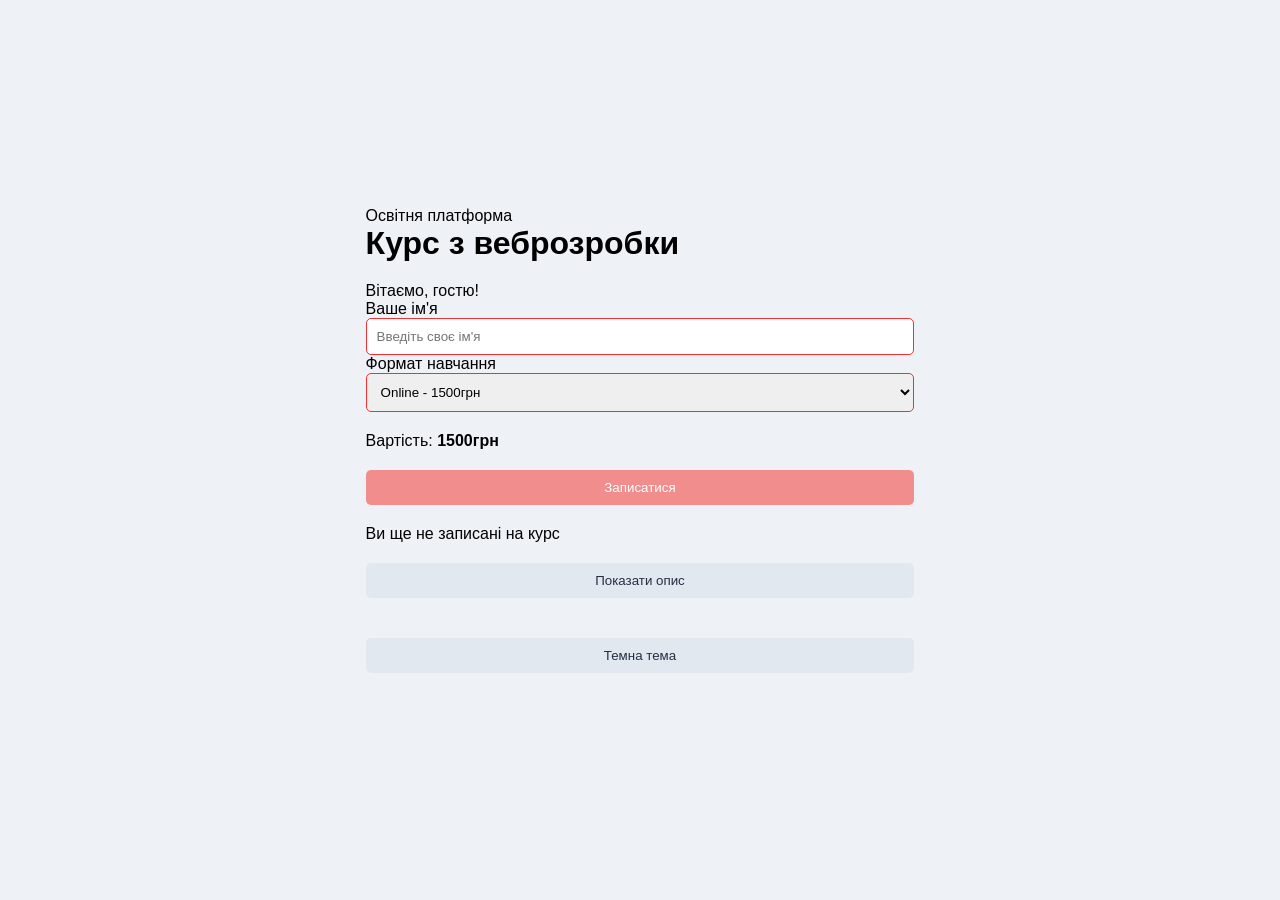
<file: pair11/index.html>
<!DOCTYPE html>
<html lang="en">
<head>
    <meta charset="UTF-8">
    <title>Title</title>
    <link rel="stylesheet" href="style.css">
</head>
<body>
    <main class="course-card" id="card">
        <p class="tag">Освітня платформа</p>
        <h1>Курс з веброзробки</h1>
        <p id="welcome">Вітаємо, гостю!</p>

        <label for="studentName">Ваше ім'я</label>
        <input id="studentName" type="text" placeholder="Введіть своє ім'я">

        <label for="format">Формат навчання</label>
        <select id="format">
            <option value="1500">Online - 1500грн</option>
            <option value="2000">Offline - 2000грн</option>
        </select>

        <p class="cost">Вартість: <strong id="strong">1500грн</strong></p>
        <button id="enrollBtn">Записатися</button>
        <p id="status">Ви ще не записані на курс</p>

        <button id="detailsBtn" class="secondary">Показати опис</button>
        <p class="hidden" id="details">Практичний курс з вебпрограмування</p>

        <button id="themeBtn" class="secondary">Темна тема</button>
    </main>
    <script src="script.js"></script>
</body>
</html>
</file>
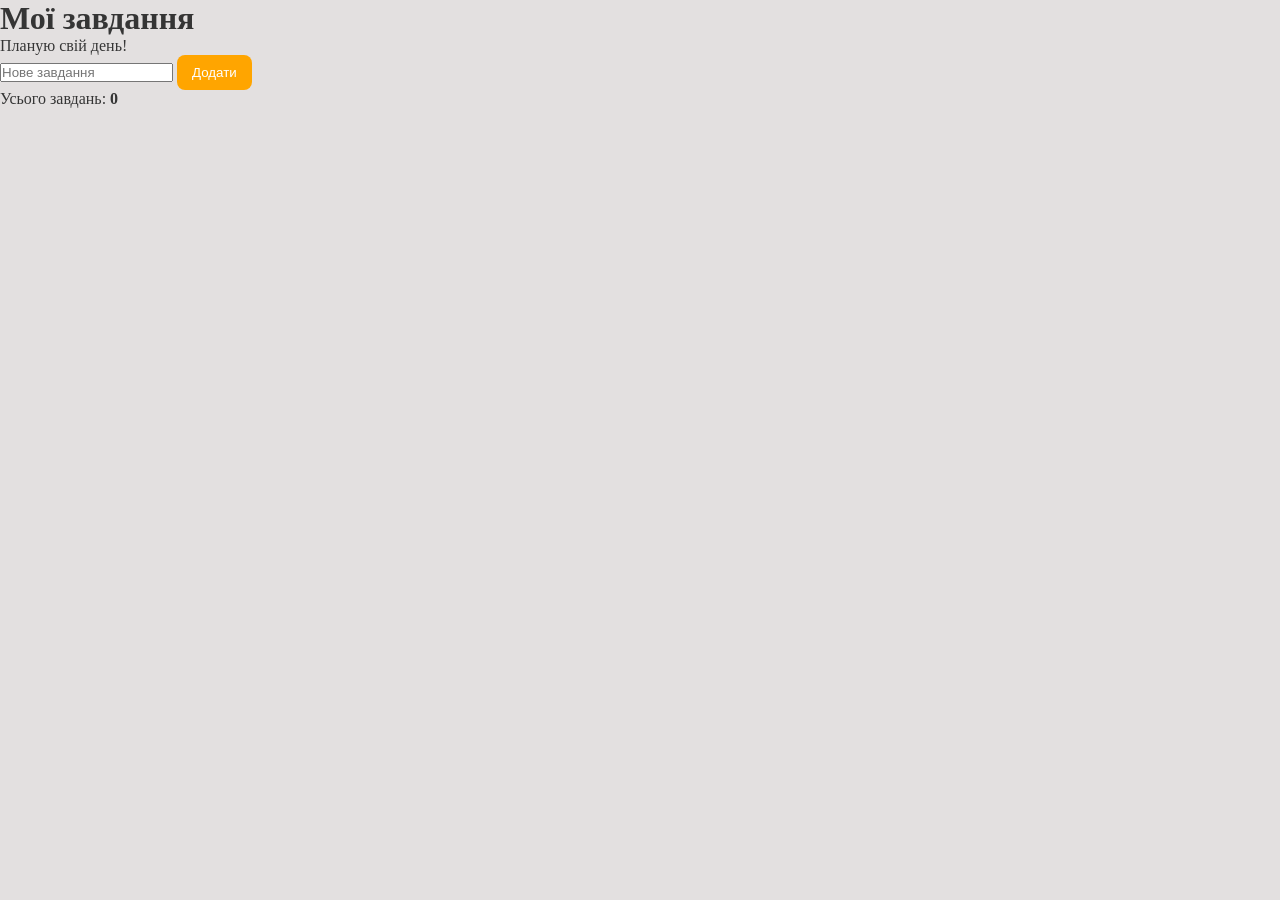
<file: pair12/index.html>
<!DOCTYPE html>
<html lang="en">
<head>
    <meta charset="UTF-8">
    <title>Title</title>
    <link rel="stylesheet" href="style.css">
</head>
<body>
    <main class="app">
        <h1>Мої завдання</h1>
        <p>Планую свій день!</p>
        <div class="form-row">
            <input id="taskInput" type="text" placeholder="Нове завдання">
            <button id="addButton" type="button">Додати</button>
        </div>

        <p>Усього завдань: <strong id="taskCounter">0</strong></p>
        <ul id="taskList"></ul>
    </main>

    <script src="script.js" defer></script>
</body>
</html>
</file>
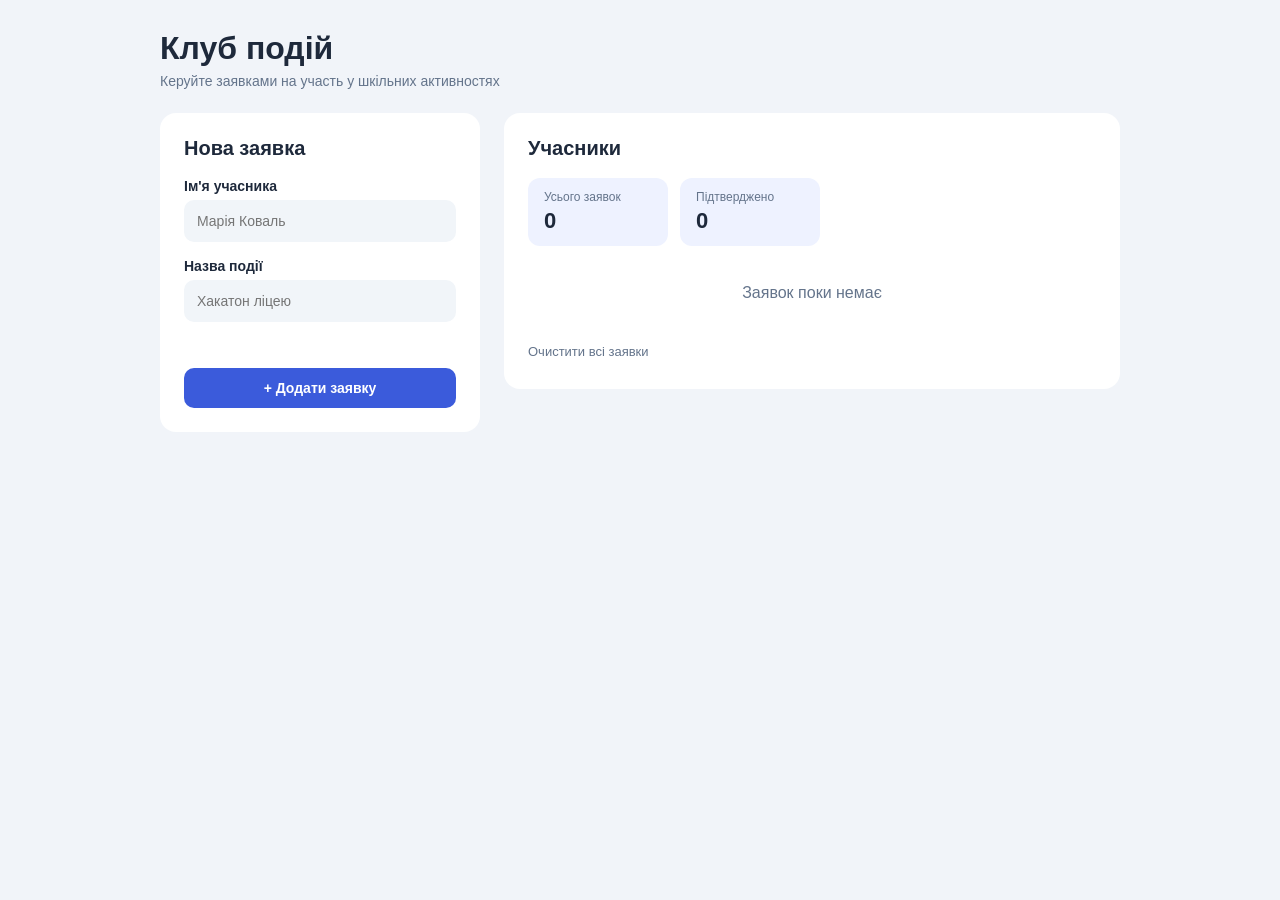
<file: pair13/index.html>
<!DOCTYPE html>
<html lang="uk">
<head>
    <meta charset="UTF-8">
    <meta name="viewport" content="width=device-width, initial-scale=1.0">
    <title>Клуб подій</title>
    <link rel="stylesheet" href="style.css">
</head>
<body>
    <div class="container">
        <header>
            <h1>Клуб подій</h1>
            <p class="subtitle">Керуйте заявками на участь у шкільних активностях</p>
        </header>

        <main class="layout">
            <!-- Блок форми -->
            <section class="panel form-panel">
                <h2>Нова заявка</h2>
                <form id="application-form">
                    <label for="name-input">Ім'я учасника</label>
                    <input type="text" id="name-input" placeholder="Марія Коваль">

                    <label for="event-input">Назва події</label>
                    <input type="text" id="event-input" placeholder="Хакатон ліцею">

                    <p id="error-message" class="error"></p>

                    <button type="submit" class="add-btn">+ Додати заявку</button>
                </form>
            </section>

            <!-- Блок списку заявок -->
            <section class="panel list-panel">
                <h2>Учасники</h2>

                <div class="stats">
                    <div class="stat-box">
                        <span>Усього заявок</span>
                        <strong id="total-count">0</strong>
                    </div>
                    <div class="stat-box">
                        <span>Підтверджено</span>
                        <strong id="confirmed-count">0</strong>
                    </div>
                </div>

                <p id="empty-message" class="empty">Заявок поки немає</p>
                <div id="applications-list" class="applications-list"></div>

                <button type="button" id="clear-btn" class="clear-btn">Очистити всі заявки</button>
            </section>
        </main>
    </div>

    <script src="script.js"></script>
</body>
</html>
</file>
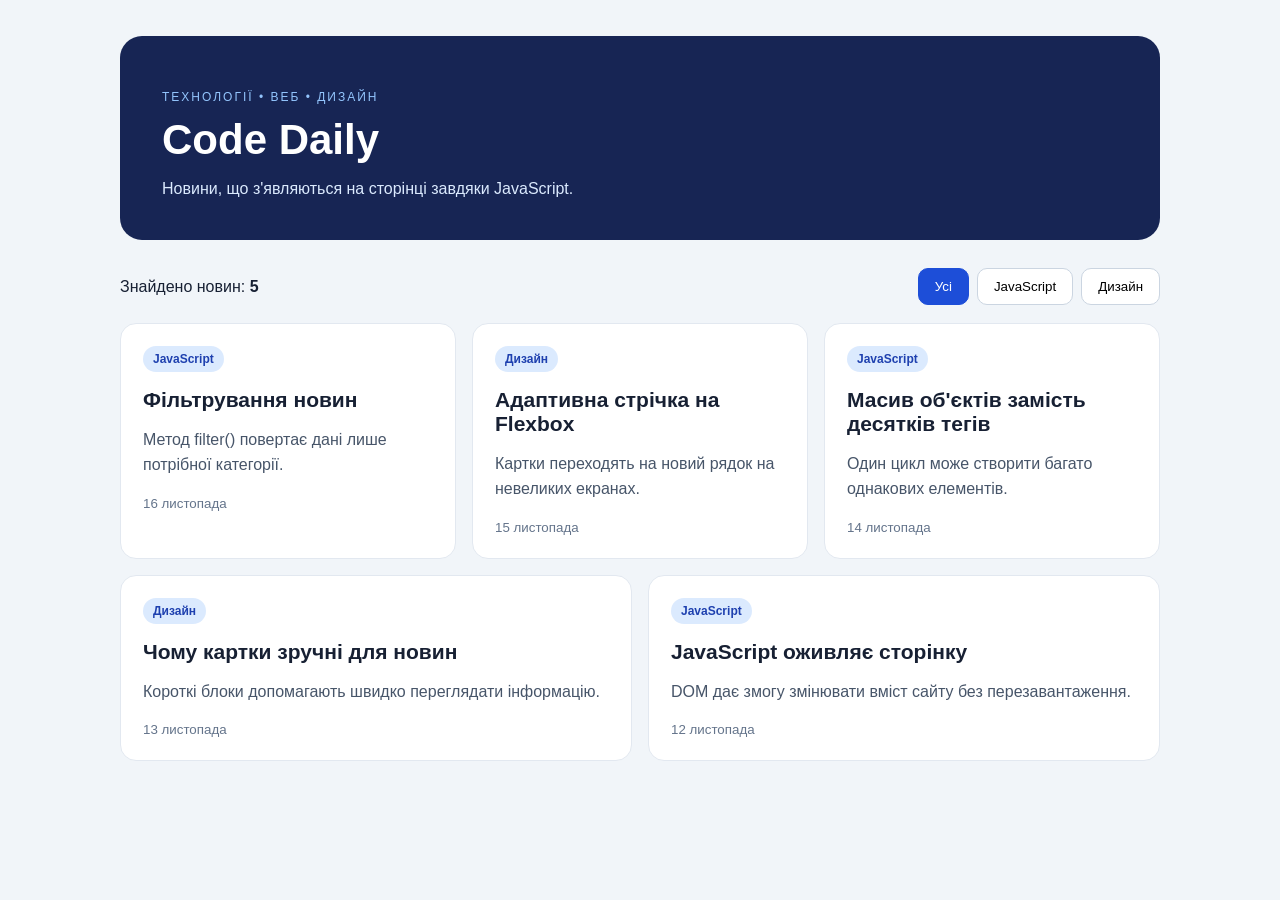
<file: pair14/index.html>
<!DOCTYPE html>
<html lang="en">
<head>
    <meta charset="UTF-8">
    <title>Title</title>
  <link rel="stylesheet" href="style.css">
</head>
<body>
<main class="page">
  <header class="hero">
    <p class="eyebrow">ТЕХНОЛОГІЇ &bull; ВЕБ &bull; ДИЗАЙН</p>
    <h1>Code Daily</h1>
    <p class="subtitle">Новини, що з'являються на сторінці завдяки JavaScript.</p>
  </header>

  <div class="toolbar">
    <p class="counter">Знайдено новин: <strong id="news-count">0</strong></p>
    <div class="filters" aria-label="Фільтр новин">
      <button id="show-all" class="filter-btn active" type="button">Усі</button>
      <button id="show-js" class="filter-btn" type="button">JavaScript</button>
      <button id="show-design" class="filter-btn" type="button">Дизайн</button>
    </div>
  </div>

  <section id="news-list" class="news-grid" aria-label="Стрічка новин"></section>
</main>


<script src="script.js"></script>
</body>
</html>
</file>
<file: pair11/style.css>
* {
    box-sizing: border-box;
    margin: 0;
    padding: 0;
}

body {
    min-height: 100vh;
    display: flex;
    flex-direction: column;
    align-items: center;
    justify-content: center;
    font-family: 'Montserrat', sans-serif;
    background: #eef2f7;
}

input, select, button {
    width: 100%;
    padding: 10px;
    border-radius: 5px;
}

input, select {
    border: 1px solid #f43030;
}

button {
    margin: 20px 0;
    border: none;
    background: #f18d8d;
    color: #fff;
    cursor: pointer;
}

.secondary {
    background: #e2e8f0;
    color: #243041;
}

.hidden {
    display: none;
}

.success {
    font-weight: bold;
    color: #e42a2a;
}

.dark {
    background: #1e293b;
    color: #eaeaea;
}

.dark, .success {
    background: #475569;
    color: #ffffff;
}

#welcome, .cost {
    margin-top: 20px;
}
</file>
<file: pair12/style.css>
* {
    box-sizing: border-box;
    margin: 0;
    padding: 0;
    text-decoration: none;
    list-style: none;
}

body {
    background: #e3e0e0;
    color: #353535;
}

button {
    padding: 10px 15px;
    border: 0;
    border-radius: 8px;
    background: orange;
    color: #fff;
    cursor: pointer;
}

.task {
    display: flex;
    align-items: center;
    gap: 10px;
    padding: 10px 0;
    border-bottom: 1px solid #4a4a4a;
}

.task-text {
    flex: 1;
    overflow-wrap: anywhere;
}

.task.done .task-text {
    text-decoration: line-through;
    color: #66e657;
}
</file>
<file: pair13/style.css>
* {
    box-sizing: border-box;
    margin: 0;
    padding: 0;
}

body {
    font-family: Arial, sans-serif;
    background-color: #f1f4f9;
    color: #1e293b;
    padding: 30px 20px;
}

.container {
    max-width: 960px;
    margin: 0 auto;
}

header {
    margin-bottom: 24px;
}

h1 {
    font-size: 32px;
    margin-bottom: 6px;
}

.subtitle {
    color: #64748b;
    font-size: 14px;
}

.layout {
    display: flex;
    gap: 24px;
    align-items: flex-start;
}

.panel {
    background-color: #ffffff;
    border-radius: 16px;
    padding: 24px;
}

.form-panel {
    width: 320px;
}

.list-panel {
    flex: 1;
}

h2 {
    font-size: 20px;
    margin-bottom: 18px;
}

label {
    display: block;
    font-size: 14px;
    font-weight: bold;
    margin-bottom: 6px;
}

input {
    width: 100%;
    padding: 12px;
    margin-bottom: 16px;
    border: 1px solid transparent;
    border-radius: 10px;
    background-color: #f1f5f9;
    font-size: 14px;
}

input:focus {
    outline: none;
    border-color: #3b5bdb;
    background-color: #ffffff;
}

.error {
    color: #dc2626;
    font-size: 13px;
    margin-bottom: 12px;
    min-height: 18px;
}

button {
    cursor: pointer;
    border: none;
    font-size: 14px;
    transition: background-color 0.2s;
}

.add-btn {
    width: 100%;
    padding: 12px;
    border-radius: 10px;
    background-color: #3b5bdb;
    color: #ffffff;
    font-weight: bold;
}

.add-btn:hover {
    background-color: #2f4ac4;
}

.stats {
    display: flex;
    gap: 12px;
    margin-bottom: 18px;
}

.stat-box {
    background-color: #eef2ff;
    border-radius: 12px;
    padding: 12px 16px;
    min-width: 140px;
}

.stat-box span {
    display: block;
    font-size: 12px;
    color: #64748b;
    margin-bottom: 4px;
}

.stat-box strong {
    font-size: 22px;
}

.empty {
    color: #64748b;
    padding: 20px 0;
    text-align: center;
}

.applications-list {
    display: flex;
    flex-direction: column;
    gap: 12px;
}

.card {
    display: flex;
    justify-content: space-between;
    align-items: center;
    gap: 12px;
    border: 1px solid #e2e8f0;
    border-radius: 12px;
    padding: 14px 16px;
    background-color: #ffffff;
}

.card.confirmed {
    border-color: #cbd5e1;
}

.participant-name {
    font-weight: bold;
    font-size: 16px;
    margin-bottom: 4px;
}

.event-name {
    font-size: 13px;
    color: #64748b;
    margin-bottom: 8px;
}

.status {
    display: inline-block;
    font-size: 12px;
    padding: 4px 12px;
    border-radius: 999px;
    background-color: #fef3c7;
    color: #92400e;
}

.card.confirmed .status {
    background-color: #d1fae5;
    color: #065f46;
}

.card-actions {
    display: flex;
    gap: 8px;
}

.confirm-btn {
    padding: 10px 16px;
    border-radius: 8px;
    background-color: #e8eeff;
    color: #3b5bdb;
}

.confirm-btn:hover {
    background-color: #d5e0ff;
}

.delete-btn {
    padding: 10px 16px;
    border-radius: 8px;
    background-color: #fee2e2;
    color: #b91c1c;
}

.delete-btn:hover {
    background-color: #fecaca;
}

.clear-btn {
    margin-top: 16px;
    background: none;
    color: #64748b;
    font-size: 13px;
    padding: 6px 0;
}

.clear-btn:hover {
    color: #1e293b;
    text-decoration: underline;
}
</file>
<file: pair14/style.css>
* {
    box-sizing: border-box;
}
body {
    margin: 0;
    background: #f1f5f9;
    color: #172033;
    font-family: Arial, sans-serif;
}
.page {
    max-width: 1080px;
    margin: 0 auto;
    padding: 36px 20px 60px;
}
.hero {
    padding: 42px;
    border-radius: 22px;
    color: white;
    background: #172554;
}
.eyebrow {
    color: #93c5fd;
    font-size: 12px;
    letter-spacing: 2px;}
h1 {
    margin: 12px 0;
    font-size: 42px;
}
.subtitle {
    margin-bottom: 0;
    color: #dbeafe;
}
.toolbar {
    display: flex;
    justify-content: space-between;
    align-items: center;
    flex-wrap: wrap;
    gap: 12px;
    margin: 28px 0 18px;
}
.counter {
    margin: 0;
}
.filters {
    display: flex;
    gap: 8px;
    flex-wrap: wrap;
}
.filter-btn {
    padding: 10px 16px;
    border: 1px solid #cbd5e1;
    border-radius: 10px;
    background: white;
    cursor: pointer;
}
.filter-btn.active {
    background: #1d4ed8;
    color: white;
    border-color: #1d4ed8; }
.news-grid { display: flex;
    flex-wrap: wrap;
    gap: 16px;
}
.news-card {
    flex: 1 1 280px;
    padding: 22px;
    background: white;
    border: 1px solid #e2e8f0;
    border-radius: 16px;
}
.news-card h2 {
    margin: 16px 0 10px;
    font-size: 21px; }
.news-card p {
    color: #475569;
    line-height: 1.55;
}
.news-card small {
    color: #64748b;
}
.tag {
    display: inline-block;
    border-radius: 30px;
    padding: 6px 10px;
    background: #dbeafe;
    color: #1e40af;
    font-size: 12px;
    font-weight: bold;
}
</file>
